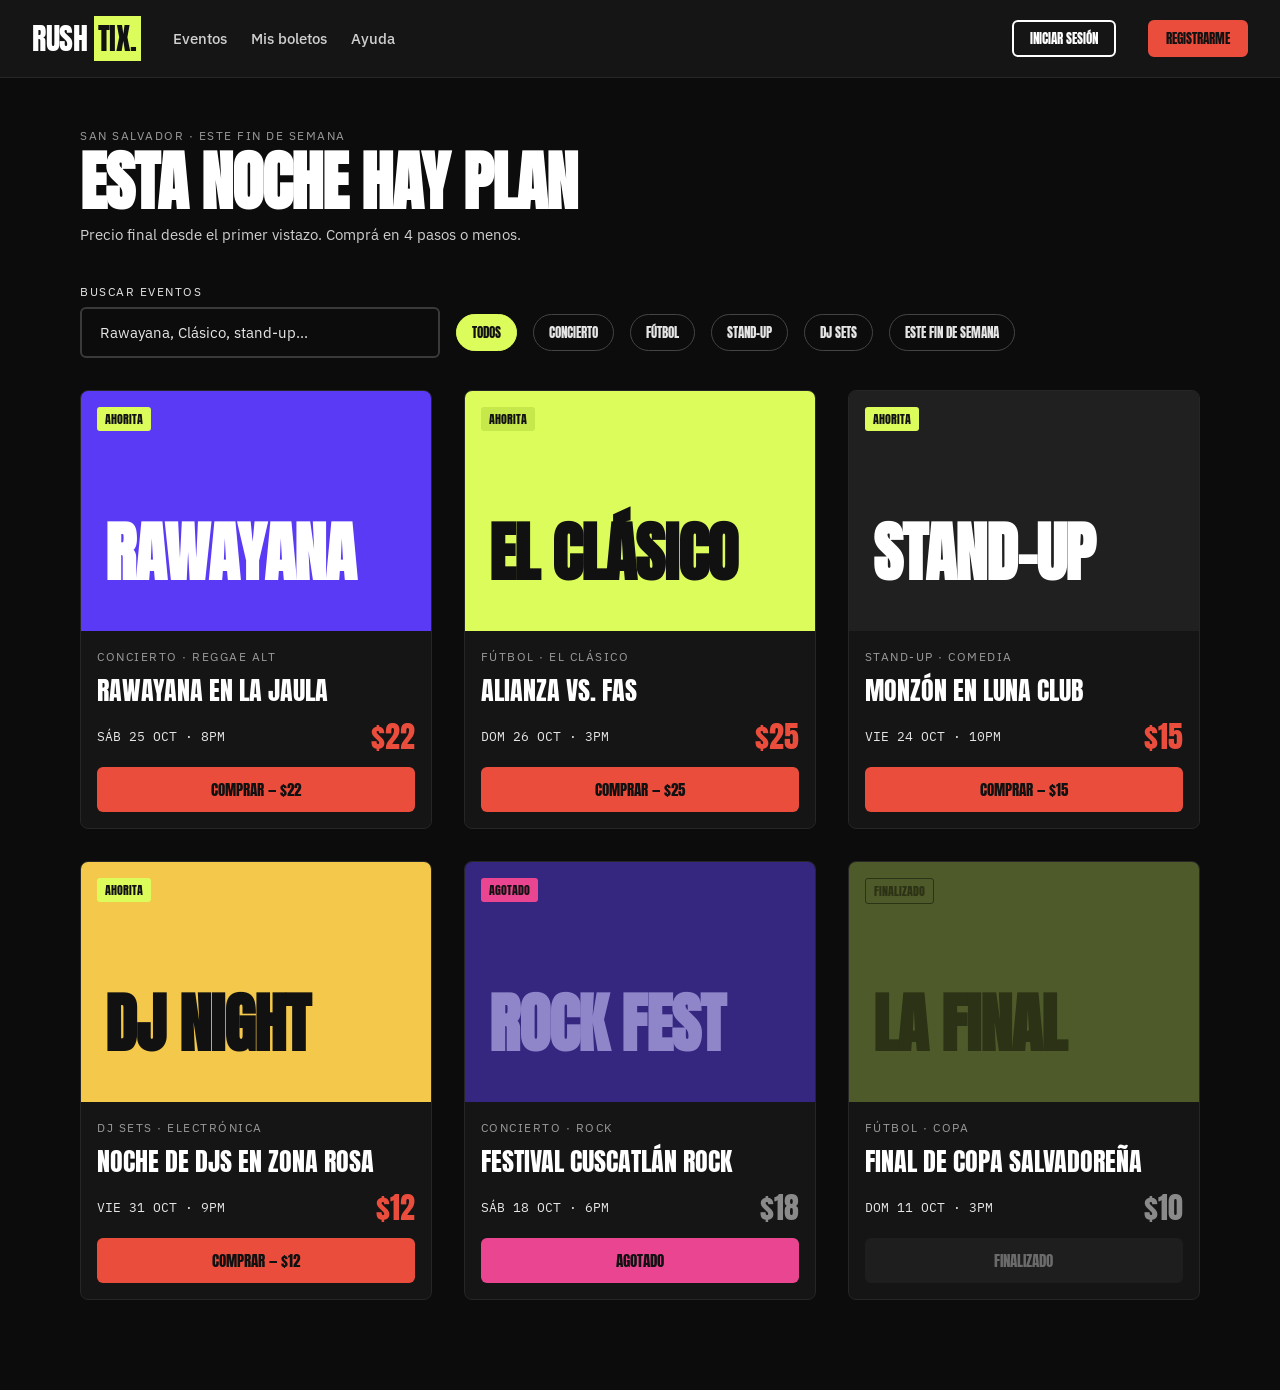
<file: index.html>
<!DOCTYPE html>
<html lang="es">
<head>
  <meta charset="UTF-8">
  <meta name="viewport" content="width=device-width, initial-scale=1.0">
  <title>RushTix | Eventos</title>
  <link rel="preconnect" href="https://fonts.googleapis.com">
  <link rel="preconnect" href="https://fonts.gstatic.com" crossorigin>
  <link href="https://fonts.googleapis.com/css2?family=Anton&family=IBM+Plex+Mono:wght@400;500&family=IBM+Plex+Sans:wght@400;500;600&display=swap" rel="stylesheet">
  <link rel="stylesheet" href="css/inicio.css">
</head>
<body>

  <header class="navbar">
    <a href="index.html" class="logo">RUSH <span>TIX.</span></a>

    <nav class="menu">
      <a href="#">Eventos</a>
      <a href="#">Mis boletos</a>
      <a href="#">Ayuda</a>
    </nav>

    <div class="acciones">
      <a href="login.html" class="btn btn-borde">Iniciar sesión</a>
      <a href="#" class="btn btn-rojo">Registrarme</a>
    </div>
  </header>

  <main class="contenido">

    <section class="hero">
      <p class="etiqueta">San Salvador · Este fin de semana</p>
      <h1>Esta noche hay plan</h1>
      <p class="subtitulo">Precio final desde el primer vistazo. Comprá en 4 pasos o menos.</p>
    </section>

    <section class="buscador">
      <label for="buscar" class="etiqueta etiqueta-clara">Buscar eventos</label>
      <div class="buscador-fila">
        <input type="text" id="buscar" placeholder="Rawayana, Clásico, stand-up...">
        <div class="filtros">
          <a href="#" class="filtro activo">Todos</a>
          <a href="#" class="filtro">Concierto</a>
          <a href="#" class="filtro">Fútbol</a>
          <a href="#" class="filtro">Stand-up</a>
          <a href="#" class="filtro">DJ sets</a>
          <a href="#" class="filtro">Este fin de semana</a>
        </div>
      </div>
    </section>

    <section class="eventos">

      <article class="tarjeta">
        <div class="portada portada-morada">
          <span class="estado estado-ahorita">Ahorita</span>
          <h2>Rawayana</h2>
        </div>
        <div class="info">
          <p class="categoria">Concierto · Reggae alt</p>
          <h3>Rawayana en La Jaula</h3>
          <div class="fecha-precio">
            <span class="fecha">SÁB 25 OCT · 8PM</span>
            <span class="precio">$22</span>
          </div>
          <a href="#" class="btn-comprar">Comprar — $22</a>
        </div>
      </article>

      <article class="tarjeta">
        <div class="portada portada-lima">
          <span class="estado estado-ahorita">Ahorita</span>
          <h2>El Clásico</h2>
        </div>
        <div class="info">
          <p class="categoria">Fútbol · El Clásico</p>
          <h3>Alianza vs. FAS</h3>
          <div class="fecha-precio">
            <span class="fecha">DOM 26 OCT · 3PM</span>
            <span class="precio">$25</span>
          </div>
          <a href="#" class="btn-comprar">Comprar — $25</a>
        </div>
      </article>

      <article class="tarjeta">
        <div class="portada portada-gris">
          <span class="estado estado-ahorita">Ahorita</span>
          <h2>Stand-up</h2>
        </div>
        <div class="info">
          <p class="categoria">Stand-up · Comedia</p>
          <h3>Monzón en Luna Club</h3>
          <div class="fecha-precio">
            <span class="fecha">VIE 24 OCT · 10PM</span>
            <span class="precio">$15</span>
          </div>
          <a href="#" class="btn-comprar">Comprar — $15</a>
        </div>
      </article>

      <article class="tarjeta">
        <div class="portada portada-amarilla">
          <span class="estado estado-ahorita">Ahorita</span>
          <h2>DJ Night</h2>
        </div>
        <div class="info">
          <p class="categoria">DJ sets · Electrónica</p>
          <h3>Noche de DJs en Zona Rosa</h3>
          <div class="fecha-precio">
            <span class="fecha">VIE 31 OCT · 9PM</span>
            <span class="precio">$12</span>
          </div>
          <a href="#" class="btn-comprar">Comprar — $12</a>
        </div>
      </article>

      <article class="tarjeta">
        <div class="portada portada-indigo">
          <span class="estado estado-agotado">Agotado</span>
          <h2 class="titulo-apagado">Rock Fest</h2>
        </div>
        <div class="info">
          <p class="categoria">Concierto · Rock</p>
          <h3>Festival Cuscatlán Rock</h3>
          <div class="fecha-precio">
            <span class="fecha">SÁB 18 OCT · 6PM</span>
            <span class="precio precio-gris">$18</span>
          </div>
          <span class="btn-comprar btn-agotado">Agotado</span>
        </div>
      </article>

      <article class="tarjeta">
        <div class="portada portada-oliva">
          <span class="estado estado-finalizado">Finalizado</span>
          <h2 class="titulo-oscuro">La Final</h2>
        </div>
        <div class="info">
          <p class="categoria">Fútbol · Copa</p>
          <h3>Final de Copa Salvadoreña</h3>
          <div class="fecha-precio">
            <span class="fecha">DOM 11 OCT · 3PM</span>
            <span class="precio precio-gris">$10</span>
          </div>
          <span class="btn-comprar btn-finalizado">Finalizado</span>
        </div>
      </article>

    </section>
  </main>

</body>
</html>
</file>
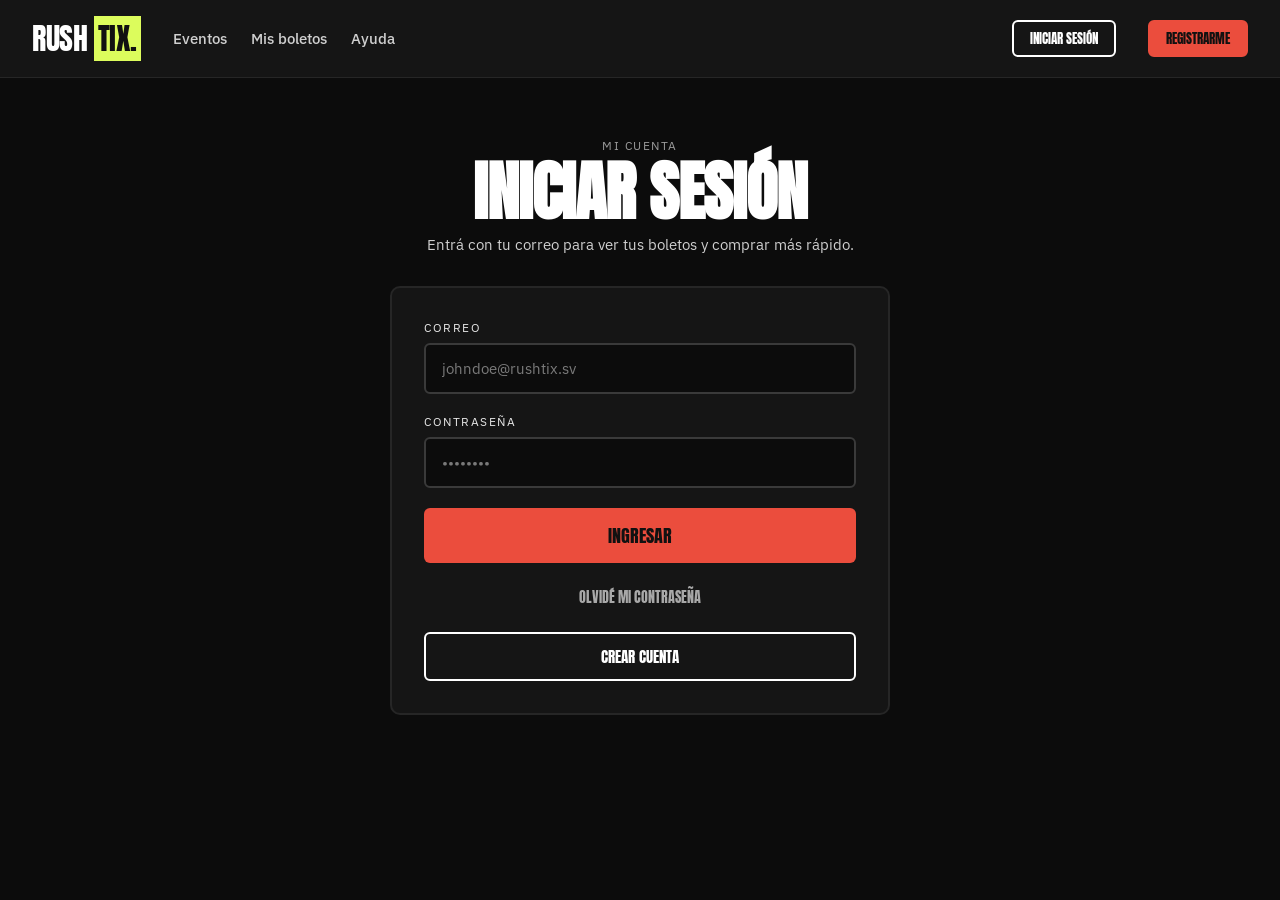
<file: login.html>
<!DOCTYPE html>
<html lang="es">
<head>
  <meta charset="UTF-8">
  <meta name="viewport" content="width=device-width, initial-scale=1.0">
  <title>RushTix | Iniciar sesión</title>
  <link rel="preconnect" href="https://fonts.googleapis.com">
  <link rel="preconnect" href="https://fonts.gstatic.com" crossorigin>
  <link href="https://fonts.googleapis.com/css2?family=Anton&family=IBM+Plex+Sans:wght@400;500;600&display=swap" rel="stylesheet">
  <link rel="stylesheet" href="css/login.css">
</head>
<body>

  <!-- ===== Barra de navegación ===== -->
  <header class="navbar">
    <a href="index.html" class="logo">RUSH <span>TIX.</span></a>

    <nav class="menu">
      <a href="index.html">Eventos</a>
      <a href="#">Mis boletos</a>
      <a href="#">Ayuda</a>
    </nav>

    <div class="acciones">
      <a href="login.html" class="btn btn-borde">Iniciar sesión</a>
      <a href="#" class="btn btn-rojo">Registrarme</a>
    </div>
  </header>

  <!-- ===== Formulario de inicio de sesión (centrado) ===== -->
  <main class="contenedor-login">

    <div class="encabezado">
      <p class="etiqueta">Mi cuenta</p>
      <h1>Iniciar sesión</h1>
      <p class="subtitulo">Entrá con tu correo para ver tus boletos y comprar más rápido.</p>
    </div>

    <form class="formulario" action="#">
      <label for="correo">Correo</label>
      <input type="email" id="correo" placeholder="johndoe@rushtix.sv" required>

      <label for="contrasena">Contraseña</label>
      <input type="password" id="contrasena" placeholder="••••••••" required>

      <button type="submit" class="btn-ingresar">Ingresar</button>

      <a href="#" class="olvide">Olvidé mi contraseña</a>

      <a href="#" class="btn-crear">Crear cuenta</a>
    </form>

  </main>

</body>
</html>
</file>
<file: css/inicio.css>
* {
  margin: 0;
  padding: 0;
  box-sizing: border-box;
}

body {
  background-color: #0c0c0c;
  color: #ffffff;
  font-family: "IBM Plex Sans", Arial, sans-serif;
}

a {
  text-decoration: none;
  color: inherit;
}

.navbar {
  display: flex;
  align-items: center;
  padding: 16px 32px;
  background-color: #151515;
  border-bottom: 1px solid #262626;
}

.logo {
  font-family: "Anton", sans-serif;
  font-size: 30px;
  letter-spacing: -0.5px;
  margin-right: 32px;
}

.logo span {
  background-color: #dcfc5c;
  color: #111111;
  padding: 0 4px;
}

.menu {
  display: flex;
  gap: 24px;
}

.menu a {
  color: #cfcfcf;
  font-size: 15px;
  font-weight: 500;
}

.menu a:hover {
  color: #ffffff;
}

.acciones {
  display: flex;
  gap: 32px;
  margin-left: auto;
}

.btn {
  font-family: "Anton", sans-serif;
  font-size: 13px;
  text-transform: uppercase;
  padding: 7px 16px;
  border-radius: 6px;
}

.btn-borde {
  border: 2px solid #ffffff;
}

.btn-borde:hover {
  background-color: #ffffff;
  color: #111111;
}

.btn-rojo {
  background-color: #eb4d3d;
  color: #111111;
  border: 2px solid #eb4d3d;
}

.contenido {
  max-width: 1440px;
  margin: 0 auto;
  padding: 50px 80px 90px;
}

.etiqueta {
  font-size: 12px;
  letter-spacing: 1.5px;
  text-transform: uppercase;
  color: #9a9a9a;
}

.etiqueta-clara {
  color: #e6e6e6;
  display: block;
  margin-bottom: 8px;
}

.hero h1 {
  font-family: "Anton", sans-serif;
  font-size: 64px;
  text-transform: uppercase;
  letter-spacing: -1px;
  line-height: 1.1;
  margin: 4px 0 8px;
}

.subtitulo {
  color: #cfcfcf;
  font-size: 15px;
}

.buscador {
  margin-top: 40px;
}

.buscador-fila {
  display: flex;
  align-items: center;
  flex-wrap: wrap;
  gap: 16px;
}

.buscador input {
  width: 360px;
  padding: 14px 18px;
  background-color: #0c0c0c;
  border: 2px solid #3a3a3a;
  border-radius: 6px;
  color: #ffffff;
  font-family: inherit;
  font-size: 15px;
}

.buscador input::placeholder {
  color: #e6e6e6;
}

.filtros {
  display: flex;
  flex-wrap: wrap;
  gap: 16px;
}

.filtro {
  font-family: "Anton", sans-serif;
  font-size: 13px;
  text-transform: uppercase;
  padding: 8px 15px;
  border: 1px solid #444444;
  border-radius: 20px;
  color: #e6e6e6;
}

.filtro.activo {
  background-color: #dcfc5c;
  border-color: #dcfc5c;
  color: #111111;
}

.eventos {
  display: flex;
  flex-wrap: wrap;
  gap: 32px;
  margin-top: 32px;
}

.tarjeta {
  width: calc((100% - 64px) / 3);
  background-color: #151515;
  border: 1px solid #262626;
  border-radius: 8px;
  overflow: hidden;
}

.portada {
  height: 240px;
  padding: 16px;
  display: flex;
  flex-direction: column;
  justify-content: space-between;
  align-items: flex-start;
}

.portada h2 {
  font-family: "Anton", sans-serif;
  font-size: 64px;
  text-transform: uppercase;
  letter-spacing: -1px;
  margin: 0 0 14px 8px;
}

.portada-morada {
  background-color: #5a3af5;
}

.portada-lima {
  background-color: #dcfc5c;
  color: #111111;
}

.portada-gris {
  background-color: #202020;
}

.portada-amarilla {
  background-color: #f4c84a;
  color: #111111;
}

.portada-indigo {
  background-color: #352680;
}

.portada-oliva {
  background-color: #4f5a2a;
}

.titulo-apagado {
  color: #8f86c9;
}

.titulo-oscuro {
  color: #2b3215;
}

.estado {
  font-family: "Anton", sans-serif;
  font-size: 12px;
  text-transform: uppercase;
  padding: 3px 8px;
  border-radius: 3px;
}

.estado-ahorita {
  background-color: #dcfc5c;
  color: #111111;
}

.portada-lima .estado-ahorita {
  background-color: #c6e84a;
}

.estado-agotado {
  background-color: #ea4590;
  color: #111111;
}

.estado-finalizado {
  border: 1px solid #2b3215;
  color: #2b3215;
}

.info {
  padding: 18px 16px 16px;
}

.categoria {
  font-size: 12px;
  letter-spacing: 1.5px;
  text-transform: uppercase;
  color: #9a9a9a;
}

.info h3 {
  font-family: "Anton", sans-serif;
  font-size: 26px;
  font-weight: 400;
  text-transform: uppercase;
  margin: 6px 0 4px;
}

.fecha-precio {
  display: flex;
  justify-content: space-between;
  align-items: center;
  margin-bottom: 8px;
}

.fecha {
  font-family: "IBM Plex Mono", monospace;
  font-size: 13px;
  color: #e6e6e6;
}

.precio {
  font-family: "Anton", sans-serif;
  font-size: 30px;
  color: #eb4d3d;
}

.precio-gris {
  color: #8a8a8a;
}

.btn-comprar {
  display: block;
  text-align: center;
  font-family: "Anton", sans-serif;
  font-size: 15px;
  text-transform: uppercase;
  padding: 11px;
  border-radius: 6px;
  background-color: #eb4d3d;
  color: #111111;
}

.btn-comprar:hover {
  background-color: #ff6252;
}

.btn-agotado,
.btn-agotado:hover {
  background-color: #ea4590;
}

.btn-finalizado,
.btn-finalizado:hover {
  background-color: #1e1e1e;
  color: #6b6b6b;
}

@media (max-width: 1000px) {
  .tarjeta {
    width: calc((100% - 32px) / 2);
  }
}

@media (max-width: 650px) {
  .contenido {
    padding: 40px 16px;
  }

  .tarjeta {
    width: 100%;
  }

  .buscador input {
    width: 100%;
  }

  .menu {
    display: none;
  }
}
</file>
<file: css/login.css>
/* =========================================
   RushTix - Página de inicio de sesión
   Autor: Daniel
   ========================================= */

/* ----- Reinicio básico ----- */
* {
  margin: 0;
  padding: 0;
  box-sizing: border-box;
}

body {
  background-color: #0c0c0c;
  color: #ffffff;
  font-family: "IBM Plex Sans", Arial, sans-serif;
  min-height: 100vh;
}

a {
  text-decoration: none;
  color: inherit;
}

/* ----- Barra de navegación ----- */
.navbar {
  display: flex;
  align-items: center;
  padding: 16px 32px;
  background-color: #151515;
  border-bottom: 1px solid #262626;
}

.logo {
  font-family: "Anton", sans-serif;
  font-size: 30px;
  letter-spacing: -0.5px;
  margin-right: 32px;
}

.logo span {
  background-color: #dcfc5c;
  color: #111111;
  padding: 0 4px;
}

.menu {
  display: flex;
  gap: 24px;
}

.menu a {
  color: #cfcfcf;
  font-size: 15px;
  font-weight: 500;
}

.menu a:hover {
  color: #ffffff;
}

.acciones {
  display: flex;
  gap: 32px;
  margin-left: auto;
}

.btn {
  font-family: "Anton", sans-serif;
  font-size: 13px;
  text-transform: uppercase;
  padding: 7px 16px;
  border-radius: 6px;
}

.btn-borde {
  border: 2px solid #ffffff;
}

.btn-rojo {
  background-color: #eb4d3d;
  color: #111111;
  border: 2px solid #eb4d3d;
}

/* ----- Contenedor centrado ----- */
.contenedor-login {
  display: flex;
  flex-direction: column;
  align-items: center;   /* centra todo horizontalmente */
  padding: 60px 16px 90px;
}

.encabezado {
  width: 100%;
  max-width: 500px;
  text-align: center;
  margin-bottom: 32px;
}

.etiqueta {
  font-size: 12px;
  letter-spacing: 1.5px;
  text-transform: uppercase;
  color: #9a9a9a;
}

.encabezado h1 {
  font-family: "Anton", sans-serif;
  font-size: 64px;
  text-transform: uppercase;
  letter-spacing: -1px;
  line-height: 1.1;
  margin: 4px 0 8px;
}

.subtitulo {
  color: #cfcfcf;
  font-size: 15px;
}

/* ----- Cuadro del formulario ----- */
.formulario {
  width: 100%;
  max-width: 500px;
  background-color: #151515;
  border: 2px solid #262626;
  border-radius: 10px;
  padding: 32px;
  display: flex;
  flex-direction: column;
}

.formulario label {
  font-size: 12px;
  letter-spacing: 1.5px;
  text-transform: uppercase;
  color: #e6e6e6;
  margin-bottom: 8px;
}

.formulario input {
  padding: 14px 16px;
  margin-bottom: 20px;
  background-color: #0c0c0c;
  border: 2px solid #3a3a3a;
  border-radius: 6px;
  color: #ffffff;
  font-family: inherit;
  font-size: 15px;
}

.formulario input::placeholder {
  color: #7a7a7a;
}

.formulario input:focus {
  outline: none;
  border-color: #dcfc5c;
}

.btn-ingresar {
  font-family: "Anton", sans-serif;
  font-size: 18px;
  text-transform: uppercase;
  padding: 14px;
  border: none;
  border-radius: 6px;
  background-color: #eb4d3d;
  color: #111111;
  cursor: pointer;
}

.btn-ingresar:hover {
  background-color: #ff6252;
}

.olvide {
  font-family: "Anton", sans-serif;
  font-size: 14px;
  text-transform: uppercase;
  text-align: center;
  color: #a8a8a8;
  margin: 24px 0;
}

.olvide:hover {
  color: #ffffff;
}

.btn-crear {
  font-family: "Anton", sans-serif;
  font-size: 15px;
  text-transform: uppercase;
  text-align: center;
  padding: 11px;
  border: 2px solid #ffffff;
  border-radius: 6px;
}

.btn-crear:hover {
  background-color: #ffffff;
  color: #111111;
}
</file>
